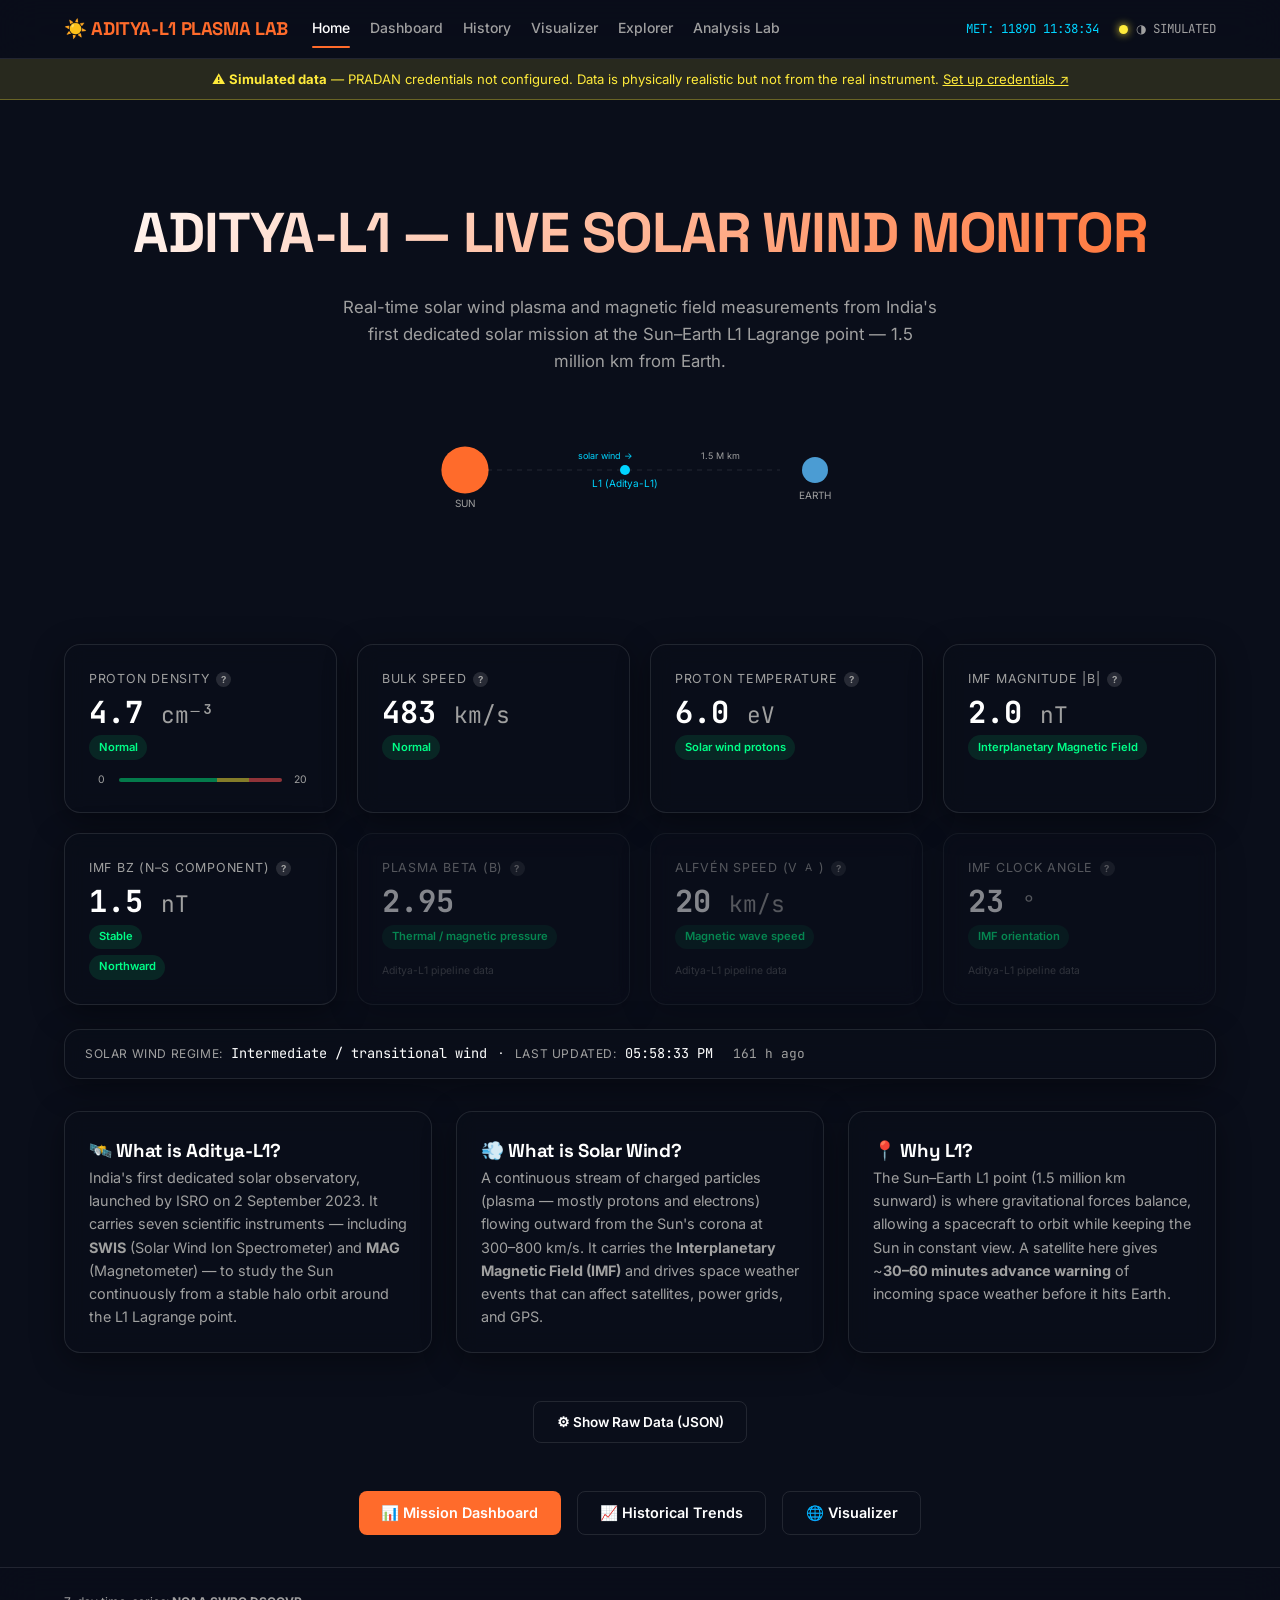
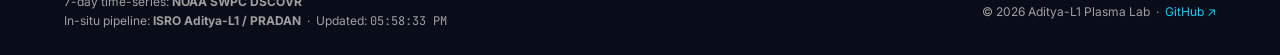
<file: index.html>
<!DOCTYPE html>
<html lang="en">
<head>
    <meta charset="UTF-8">
    <meta name="viewport" content="width=device-width, initial-scale=1.0">
    <title>☀️ Aditya-L1 Plasma Lab — Live Solar Wind Monitor</title>
    <meta name="description" content="Real-time solar wind data from India's Aditya-L1 mission at the L1 Lagrange point — density, speed, magnetic field, and space-weather status.">

    <!-- Fonts -->
    <link rel="preconnect" href="https://fonts.googleapis.com">
    <link rel="preconnect" href="https://fonts.gstatic.com" crossorigin>
    <link href="https://fonts.googleapis.com/css2?family=Inter:wght@300;400;500;600&family=Space+Grotesk:wght@500;700&family=JetBrains+Mono&display=swap" rel="stylesheet">

    <!-- Styles -->
    <link rel="stylesheet" href="css/style.css">

    <!-- Plotly (scientific charting) -->
    <script src="https://cdn.plot.ly/plotly-2.35.2.min.js"></script>
</head>
<body>

<div class="app-container">

    <!-- ── Navigation ─────────────────────────────────────────────────── -->
    <nav class="nova-nav" role="navigation" aria-label="Main navigation">
        <div class="nav-left">
            <a href="#" class="brand" data-view="home" aria-label="Go to home">
                ☀️ ADITYA-L1 PLASMA LAB
            </a>
            <!-- Mobile menu toggle -->
            <button id="mobile-menu-toggle" class="mobile-toggle" aria-label="Toggle navigation menu">☰</button>
            <div class="nav-links">
                <span class="nav-link active" data-view="home"       role="button" tabindex="0">Home</span>
                <span class="nav-link"         data-view="dashboard"  role="button" tabindex="0">Dashboard</span>
                <span class="nav-link"         data-view="history"    role="button" tabindex="0">History</span>
                <span class="nav-link"         data-view="visualizer" role="button" tabindex="0">Visualizer</span>
                <span class="nav-link"         data-view="explorer"   role="button" tabindex="0">Explorer</span>
                <span class="nav-link"         data-view="lab"        role="button" tabindex="0">Analysis Lab</span>
            </div>
        </div>
        <div class="nav-right">
            <div id="mission-timer" class="mono" title="Mission Elapsed Time since launch on 2 Sep 2023">MET: --D --:--:--</div>
            <div class="status-indicator" title="Data connection status">
                <div class="status-dot status-offline"></div>
                <span class="status-text mono">OFFLINE</span>
            </div>
        </div>
    </nav>

    <!-- ── Simulated data banner ──────────────────────────────────────── -->
    <div id="sim-banner" class="sim-banner" style="display:none;">
        ⚠️ <strong>Simulated data</strong> — PRADAN credentials not configured. Data is physically realistic but not from the real instrument.
        <a href="https://github.com/Vivek-Shrivastav/Aditya-L1_Plasma_Lab#setup" target="_blank" rel="noopener">Set up credentials ↗</a>
    </div>

    <!-- ── Views ─────────────────────────────────────────────────────── -->
    <main class="content-shell">

        <!-- ═══════════════════════════════════════════════════════════════
             HOME VIEW
        ════════════════════════════════════════════════════════════════ -->
        <section id="home-view" class="view active" aria-label="Home — current snapshot">
            <div class="nova-container">

                <!-- Hero -->
                <div class="hero">
                    <h1>ADITYA-L1 — LIVE SOLAR WIND MONITOR</h1>
                    <p>
                        Real-time solar wind plasma and magnetic field measurements from
                        India's first dedicated solar mission at the Sun–Earth L1 Lagrange point —
                        1.5 million km from Earth.
                    </p>

                    <!-- Sun → L1 → Earth geometry diagram -->
                    <div style="margin: 2.5rem auto; max-width: 420px;" aria-hidden="true">
                        <svg width="100%" viewBox="0 0 420 110" role="img" aria-label="Diagram showing Sun, L1 Point and Earth positions">
                            <!-- Sun -->
                            <circle cx="35" cy="55" r="22" fill="var(--accent-solar)">
                                <animate attributeName="r" values="20;24;20" dur="3s" repeatCount="indefinite"/>
                            </circle>
                            <text x="35" y="92" fill="var(--text-secondary)" font-size="10" text-anchor="middle">SUN</text>

                            <!-- Dashed line -->
                            <line x1="57" y1="55" x2="350" y2="55" stroke="var(--glass-border)" stroke-dasharray="5,5"/>

                            <!-- Solar wind arrow labels -->
                            <text x="175" y="44" fill="var(--accent-plasma)" font-size="9" text-anchor="middle">solar wind →</text>

                            <!-- L1 point -->
                            <circle cx="195" cy="55" r="5" fill="var(--accent-plasma)"/>
                            <text x="195" y="72" fill="var(--accent-plasma)" font-size="10" text-anchor="middle">L1 (Aditya-L1)</text>

                            <!-- Earth -->
                            <circle cx="385" cy="55" r="13" fill="#4B9CD3"/>
                            <text x="385" y="84" fill="var(--text-secondary)" font-size="10" text-anchor="middle">EARTH</text>

                            <!-- Distance label -->
                            <text x="290" y="44" fill="var(--text-secondary)" font-size="9" text-anchor="middle">1.5 M km</text>
                        </svg>
                    </div>
                </div>

                <!-- ── Snapshot Cards ──────────────────────────────────── -->
                <div class="snapshot-grid">

                    <!-- Proton Density -->
                    <div class="glass-panel snapshot-card">
                        <span class="snapshot-label">
                            Proton Density
                            <span class="tooltip" data-tip="Number of protons per cubic centimetre. Typical quiet-Sun value: 3–8 cm⁻³. Values above 10 indicate compressed regions (CME sheath, CIR).">?</span>
                        </span>
                        <div class="snapshot-value mono">
                            <span id="snap-density">—</span>
                            <span class="unit">cm⁻³</span>
                        </div>
                        <div id="badge-density" class="snapshot-badge badge-ok">—</div>
                        <div class="range-bar">
                            <div class="range-label">0</div>
                            <div class="range-track"><div class="range-zone normal" style="width:60%"></div><div class="range-zone warn" style="width:20%"></div><div class="range-zone alert" style="width:20%"></div></div>
                            <div class="range-label">20</div>
                        </div>
                    </div>

                    <!-- Bulk Speed -->
                    <div class="glass-panel snapshot-card">
                        <span class="snapshot-label">
                            Bulk Speed
                            <span class="tooltip" data-tip="Speed of the solar wind plasma stream. Slow wind: ~300–500 km/s. Fast wind (coronal hole): 600–800 km/s. Above 700 km/s can drive strong geomagnetic storms.">?</span>
                        </span>
                        <div class="snapshot-value mono">
                            <span id="snap-speed">—</span>
                            <span class="unit">km/s</span>
                        </div>
                        <div id="badge-speed" class="snapshot-badge badge-ok">—</div>
                    </div>

                    <!-- Proton Temperature -->
                    <div class="glass-panel snapshot-card">
                        <span class="snapshot-label">
                            Proton Temperature
                            <span class="tooltip" data-tip="Thermal energy of solar wind protons. 1 eV ≈ 11,605 K. Typical: 10–30 eV. High temperatures (>50 eV) can indicate CME-associated heating.">?</span>
                        </span>
                        <div class="snapshot-value mono">
                            <span id="snap-temp">—</span>
                            <span class="unit">eV</span>
                        </div>
                        <div class="snapshot-badge badge-ok">Solar wind protons</div>
                    </div>

                    <!-- IMF |B| -->
                    <div class="glass-panel snapshot-card">
                        <span class="snapshot-label">
                            IMF Magnitude |B|
                            <span class="tooltip" data-tip="Total strength of the Interplanetary Magnetic Field. Normal: 2–10 nT. Strong CME events can push this above 20–30 nT.">?</span>
                        </span>
                        <div class="snapshot-value mono">
                            <span id="snap-mag">—</span>
                            <span class="unit">nT</span>
                        </div>
                        <div class="snapshot-badge badge-ok">Interplanetary Magnetic Field</div>
                    </div>

                    <!-- Bz -->
                    <div class="glass-panel snapshot-card">
                        <span class="snapshot-label">
                            IMF Bz (N–S component)
                            <span class="tooltip" data-tip="The north–south component of the magnetic field. Positive (northward) = geomagnetically quiet. Negative (southward) = magnetic reconnection with Earth's field → storms. Below −10 nT is a storm warning.">?</span>
                        </span>
                        <div class="snapshot-value mono">
                            <span id="snap-bz">—</span>
                            <span class="unit">nT</span>
                        </div>
                        <div id="badge-bz" class="snapshot-badge badge-ok">—</div>
                        <div id="badge-bz-status" class="snapshot-badge" title=""></div>
                    </div>

                    <!-- Plasma β -->
                    <div class="glass-panel snapshot-card" id="card-pipeline" style="opacity:0.5">
                        <span class="snapshot-label">
                            Plasma Beta (β)
                            <span class="tooltip" data-tip="Ratio of thermal pressure to magnetic pressure. β > 1: plasma dominates (quiet). β < 1: magnetic field dominates (can drive instabilities). Typical solar wind: 0.5–2.">?</span>
                        </span>
                        <div class="snapshot-value mono">
                            <span id="snap-beta">—</span>
                        </div>
                        <div class="snapshot-badge badge-ok">Thermal / magnetic pressure</div>
                        <div class="pipeline-only-note">Aditya-L1 pipeline data</div>
                    </div>

                    <!-- Alfvén Speed -->
                    <div class="glass-panel snapshot-card" style="opacity:0.5">
                        <span class="snapshot-label">
                            Alfvén Speed (V<sub>A</sub>)
                            <span class="tooltip" data-tip="Speed at which magnetic disturbances travel through the plasma: VA = B / √(μ₀·ρ). The Alfvénic Mach number M_A = V_sw / V_A tells you how super-Alfvénic the solar wind is.">?</span>
                        </span>
                        <div class="snapshot-value mono">
                            <span id="snap-va">—</span>
                            <span class="unit">km/s</span>
                        </div>
                        <div class="snapshot-badge badge-ok">Magnetic wave speed</div>
                        <div class="pipeline-only-note">Aditya-L1 pipeline data</div>
                    </div>

                    <!-- Clock Angle -->
                    <div class="glass-panel snapshot-card" style="opacity:0.5">
                        <span class="snapshot-label">
                            IMF Clock Angle
                            <span class="tooltip" data-tip="Angle of the magnetic field vector projected onto the Y–Z plane (GSM coords). 0° = northward (quiet), 180° = southward (active). Storm threshold: 120°–240°.">?</span>
                        </span>
                        <div class="snapshot-value mono">
                            <span id="snap-clock">—</span>
                            <span class="unit">°</span>
                        </div>
                        <div class="snapshot-badge badge-ok">IMF orientation</div>
                        <div class="pipeline-only-note">Aditya-L1 pipeline data</div>
                    </div>

                </div>

                <!-- ── SW Regime banner ─────────────────────────────────── -->
                <div class="glass-panel regime-banner" style="margin-top:0;">
                    <span class="regime-label">Solar Wind Regime:</span>
                    <span id="snap-regime" class="mono">—</span>
                    &nbsp;·&nbsp;
                    <span class="regime-label">Last updated:</span>
                    <span class="last-update mono">—</span>
                    &nbsp;
                    <span id="data-age" class="mono" style="color:var(--text-secondary); font-size:0.8rem;"></span>
                </div>

                <!-- ── What is panels ──────────────────────────────────── -->
                <div class="info-grid" style="margin-top:2rem;">
                    <div class="glass-panel">
                        <h3>🛰️ What is Aditya-L1?</h3>
                        <p class="secondary-text">
                            India's first dedicated solar observatory, launched by ISRO on 2 September 2023.
                            It carries seven scientific instruments — including <strong>SWIS</strong> (Solar Wind Ion Spectrometer)
                            and <strong>MAG</strong> (Magnetometer) — to study the Sun continuously from a stable halo orbit
                            around the L1 Lagrange point.
                        </p>
                    </div>
                    <div class="glass-panel">
                        <h3>💨 What is Solar Wind?</h3>
                        <p class="secondary-text">
                            A continuous stream of charged particles (plasma — mostly protons and electrons) flowing
                            outward from the Sun's corona at 300–800 km/s. It carries the
                            <strong>Interplanetary Magnetic Field (IMF)</strong> and drives space weather events
                            that can affect satellites, power grids, and GPS.
                        </p>
                    </div>
                    <div class="glass-panel">
                        <h3>📍 Why L1?</h3>
                        <p class="secondary-text">
                            The Sun–Earth L1 point (1.5 million km sunward) is where gravitational forces balance,
                            allowing a spacecraft to orbit while keeping the Sun in constant view.
                            A satellite here gives ~<strong>30–60 minutes advance warning</strong>
                            of incoming space weather before it hits Earth.
                        </p>
                    </div>
                </div>

                <!-- ── Advanced JSON toggle ────────────────────────────── -->
                <div style="margin-top: 3rem; text-align:center;">
                    <button id="toggle-advanced" class="nova-btn btn-ghost" style="font-size:0.85rem;">
                        ⚙ Show Raw Data (JSON)
                    </button>
                </div>
                <div id="advanced-panel" style="display:none; margin-top:1rem;">
                    <div class="glass-panel">
                        <p class="secondary-text" style="margin-bottom:0.75rem;">
                            Full JSON payload from the latest Aditya-L1 pipeline run.
                            This includes all derived quantities, events, and MVA results.
                        </p>
                        <pre id="raw-json-content" class="raw-json"></pre>
                    </div>
                </div>

                <!-- ── CTA buttons ─────────────────────────────────────── -->
                <div style="text-align: center; margin-top: 3rem; display:flex; gap:1rem; justify-content:center; flex-wrap:wrap;">
                    <button class="nova-btn btn-plasma" data-view="dashboard">📊 Mission Dashboard</button>
                    <button class="nova-btn btn-ghost"  data-view="history">📈 Historical Trends</button>
                    <button class="nova-btn btn-ghost"  data-view="visualizer">🌐 Visualizer</button>
                </div>

            </div>
        </section>


        <!-- ═══════════════════════════════════════════════════════════════
             DASHBOARD VIEW — real-time 7-day NOAA SWPC time-series
        ════════════════════════════════════════════════════════════════ -->
        <section id="dashboard-view" class="view" aria-label="Real-time monitoring dashboard">
            <div class="nova-container dashboard-layout">

                <!-- Sidebar controls -->
                <aside class="sidebar glass-panel" aria-label="Dashboard controls">
                    <h4 style="margin-bottom:1.25rem;">⚙ Controls</h4>

                    <div class="control-group">
                        <label class="ctrl-label">DATA SOURCE</label>
                        <div class="source-info secondary-text" style="font-size:0.8rem; margin-top:0.5rem;">
                            NOAA SWPC DSCOVR (7-day)<br>
                            <span class="mono" style="font-size:0.75rem;">~1 min update cadence</span>
                        </div>
                    </div>

                    <div class="control-group">
                        <label class="ctrl-label">AUTO-REFRESH</label>
                        <div style="margin-top:0.4rem; font-size:0.85rem; color:var(--accent-magnetic);">
                            ✓ Every 60 seconds
                        </div>
                    </div>

                    <div class="control-group">
                        <button id="btn-download-csv" class="nova-btn btn-ghost" style="width:100%;">
                            ⬇ Download CSV
                        </button>
                        <p class="secondary-text" style="font-size:0.72rem; margin-top:0.5rem;">
                            Downloads current 7-day plasma + mag data.
                        </p>
                    </div>

                    <div class="control-group" style="border-bottom:none;">
                        <label class="ctrl-label">LAST UPDATE</label>
                        <div class="mono last-update secondary-text" style="font-size:0.8rem; margin-top:0.4rem;">—</div>
                    </div>
                </aside>

                <!-- Main chart grid -->
                <div class="chart-grid">

                    <div class="glass-panel">
                        <h4>
                            Solar Wind Plasma
                            <span class="tooltip" data-tip="7-day time-series from NOAA DSCOVR. Blue = proton density (cm⁻³), Orange = bulk speed (km/s). High density + low speed = compressed region. High density + high speed = fast CME.">?</span>
                        </h4>
                        <p class="chart-hint">Density in blue (left axis) · Speed in orange (right axis)</p>
                        <div id="chart-plasma" class="chart-container"></div>
                    </div>

                    <div class="glass-panel">
                        <h4>
                            Interplanetary Magnetic Field (IMF)
                            <span class="tooltip" data-tip="GSM coordinates. Bz (blue, thick) is the most important: sustained southward Bz < −5 nT triggers geomagnetic storms. The dashed white line is total field magnitude.">?</span>
                        </h4>
                        <p class="chart-hint">
                            Bz (blue, bold) is the storm predictor — southward = active
                            · Zero line shown for reference
                        </p>
                        <div id="chart-mag" class="chart-container"></div>
                    </div>

                    <div class="glass-panel">
                        <h4>
                            Proton Temperature
                            <span class="tooltip" data-tip="Converted from Kelvin to electronvolts (1 eV = 11,605 K). Typical quiet: 10–25 eV. Values above 50 eV suggest CME-associated heating or fast streams.">?</span>
                        </h4>
                        <p class="chart-hint">In electronvolts (eV) · 1 eV ≈ 11,605 K</p>
                        <div id="chart-temp" class="chart-container"></div>
                    </div>

                    <!-- 24h summary statistics -->
                    <div class="glass-panel">
                        <h4>7-Day Summary Statistics</h4>
                        <table class="stats-table" aria-label="Summary statistics">
                            <thead>
                                <tr><th>Parameter</th><th>Average</th><th>Maximum</th></tr>
                            </thead>
                            <tbody>
                                <tr>
                                    <td>Density <span class="unit">(cm⁻³)</span></td>
                                    <td id="stat-den-avg">—</td>
                                    <td id="stat-den-max">—</td>
                                </tr>
                                <tr>
                                    <td>Speed <span class="unit">(km/s)</span></td>
                                    <td id="stat-spd-avg">—</td>
                                    <td id="stat-spd-max">—</td>
                                </tr>
                                <tr>
                                    <td>Bz minimum <span class="unit">(nT)</span></td>
                                    <td id="stat-bz-min" colspan="2">—</td>
                                </tr>
                            </tbody>
                        </table>

                        <div class="glass-panel" style="margin-top:1.5rem; background:rgba(0,0,0,0.15); padding:1rem;">
                            <p class="secondary-text" style="font-size:0.8rem;">
                                <strong>Quick reference thresholds:</strong><br>
                                Density &gt; 10 cm⁻³ — elevated<br>
                                Speed &gt; 500 km/s — high-speed stream<br>
                                Bz &lt; −5 nT — mild storm risk · &lt; −10 nT — major storm<br>
                                |B| &gt; 20 nT — strong field (CME event likely)
                            </p>
                        </div>
                    </div>

                </div>
            </div>
        </section>


        <!-- ═══════════════════════════════════════════════════════════════
             HISTORY VIEW — Aditya-L1 pipeline historical records
        ════════════════════════════════════════════════════════════════ -->
        <section id="history-view" class="view" aria-label="Historical trend charts">
            <div class="nova-container">
                <header style="margin-bottom:2rem;">
                    <h1 style="font-size:2rem;">Historical Trends</h1>
                    <p class="secondary-text">
                        Aditya-L1 pipeline data updated every 6 hours via GitHub Actions.
                        Charts show all available pipeline runs (up to 720 records ≈ 180 days).
                    </p>
                    <div id="history-empty" class="secondary-text mono" style="margin-top:1rem;"></div>
                </header>

                <div class="chart-grid">
                    <div class="glass-panel">
                        <h4>Proton Density over time
                            <span class="tooltip" data-tip="Each data point is one pipeline run (6-hour cadence). Elevated values indicate compressed plasma regions.">?</span>
                        </h4>
                        <div id="hist-density" class="chart-container"></div>
                    </div>
                    <div class="glass-panel">
                        <h4>Bulk Speed over time
                            <span class="tooltip" data-tip="Values above 500 km/s suggest high-speed streams from coronal holes.">?</span>
                        </h4>
                        <div id="hist-velocity" class="chart-container"></div>
                    </div>
                    <div class="glass-panel">
                        <h4>IMF Bz over time
                            <span class="tooltip" data-tip="The most important storm driver. Prolonged southward (negative) Bz below −10 nT can trigger major geomagnetic storms (Kp ≥ 7).">?</span>
                        </h4>
                        <div id="hist-bz" class="chart-container"></div>
                    </div>
                    <div class="glass-panel">
                        <h4>Plasma Beta (β) over time
                            <span class="tooltip" data-tip="β = thermal pressure / magnetic pressure. When β > 1 the plasma dominates; when β < 1 the magnetic field is structurally dominant.">?</span>
                        </h4>
                        <div id="hist-beta" class="chart-container"></div>
                    </div>
                </div>
            </div>
        </section>


        <!-- ═══════════════════════════════════════════════════════════════
             VISUALIZER VIEW
        ════════════════════════════════════════════════════════════════ -->
        <section id="visualizer-view" class="view" aria-label="Solar wind visualizer">
            <div class="nova-container">
                <header style="margin-bottom:2.5rem; text-align:center;">
                    <h1 style="font-size:2rem;">Solar Wind Geosphere Visualizer</h1>
                    <p class="secondary-text">
                        Geometric representations of the interplanetary environment derived from live measurements.
                    </p>
                </header>

                <div class="info-grid">

                    <!-- IMF Clock Angle Dial -->
                    <div class="glass-panel" style="text-align:center;">
                        <h4>
                            IMF Clock Angle Dial
                            <span class="tooltip" data-tip="Projection of the magnetic field onto the GSM Y–Z plane. North (0°) = quiet conditions. South (180°) = active, storm risk. Green dot shows current angle.">?</span>
                        </h4>
                        <p class="chart-hint" style="text-align:center; margin-bottom:1.5rem;">
                            0° (top) = northward/quiet · 180° (bottom) = southward/active
                        </p>
                        <canvas id="mag-clock-canvas" width="300" height="300" style="display:inline-block; max-width:100%;"></canvas>
                    </div>

                    <!-- Kp Estimator -->
                    <div class="glass-panel">
                        <h4>
                            Kp Index Estimator
                            <span class="tooltip" data-tip="The planetary K-index (Kp) measures global geomagnetic disturbance on a 0–9 scale. Kp ≥ 5 = minor storm. Kp ≥ 7 = severe storm. This is a rough estimate from current Bz.">?</span>
                        </h4>
                        <div style="height:180px; display:flex; flex-direction:column; align-items:center; justify-content:center; gap:0.5rem;">
                            <div style="font-size:4rem; font-weight:700; color:var(--accent-magnetic);">
                                Kp <span id="kp-estimate">—</span>
                            </div>
                            <div class="secondary-text" style="font-size:0.85rem; text-align:center;">
                                0–1 = Quiet · 3–4 = Unsettled · 5+ = Storm
                            </div>
                        </div>
                        <div class="glass-panel" style="background:rgba(0,0,0,0.2); margin-top:1rem; padding:0.85rem;">
                            <p class="secondary-text" style="font-size:0.8rem;">
                                Estimated from current IMF Bz. For authoritative Kp values see
                                <a href="https://www.swpc.noaa.gov/products/planetary-k-index" target="_blank" rel="noopener" class="ext-link">NOAA SWPC ↗</a>.
                            </p>
                        </div>
                    </div>

                </div>

                <!-- Solar wind particle animation -->
                <div class="glass-panel" style="margin-top:2rem; height:220px; overflow:hidden; position:relative;">
                    <div class="wind-canvas-container" style="position:absolute;inset:0;"></div>
                    <div style="position:relative; z-index:1; padding:1rem;">
                        <h4 style="color:rgba(255,255,255,0.4);">SOLAR WIND STREAM</h4>
                        <p class="secondary-text" style="font-size:0.8rem;">
                            Particle speed scaled to current solar wind velocity.
                        </p>
                    </div>
                </div>

            </div>
        </section>


        <!-- ═══════════════════════════════════════════════════════════════
             EXPLORER VIEW — science reference
        ════════════════════════════════════════════════════════════════ -->
        <section id="explorer-view" class="view" aria-label="Scientific reference">
            <div class="nova-container">

                <div class="glass-panel" style="margin-bottom:2rem;">
                    <h2>Scientific Reference</h2>
                    <p class="secondary-text">
                        Mission payload specifications, physics primer, and glossary of terms used throughout this dashboard.
                    </p>
                </div>

                <div class="info-grid">
                    <div class="glass-panel">
                        <h3>🛰️ Aditya-L1 Payload</h3>
                        <table class="stats-table" style="font-size:0.85rem;">
                            <thead><tr><th>Instrument</th><th>Full Name</th><th>Measurement</th></tr></thead>
                            <tbody>
                                <tr><td class="mono">SWIS</td><td>Solar Wind Ion Spectrometer</td><td>E: 100 eV – 20 keV</td></tr>
                                <tr><td class="mono">STEPS</td><td>SupraThermal Energy Particle Spectrometer</td><td>Supra-thermal ions</td></tr>
                                <tr><td class="mono">MAG</td><td>Advanced Tri-axial Digital Magnetometer</td><td>IMF Bx, By, Bz</td></tr>
                                <tr><td class="mono">VELC</td><td>Visible Emission Line Coronagraph</td><td>Solar corona</td></tr>
                                <tr><td class="mono">SUIT</td><td>Solar Ultraviolet Imaging Telescope</td><td>Solar UV (200–400 nm)</td></tr>
                                <tr><td class="mono">SoLEXS</td><td>Solar Low Energy X-ray Spectrometer</td><td>Solar X-rays</td></tr>
                                <tr><td class="mono">HEL1OS</td><td>High Energy L1 Orbiting X-ray Spectrometer</td><td>Hard X-rays</td></tr>
                            </tbody>
                        </table>
                    </div>

                    <div class="glass-panel">
                        <h3>📖 Space Weather Primer</h3>
                        <div class="accordion">
                            <div class="accordion-item open">
                                <div class="accordion-header">What is Plasma? ▾</div>
                                <div class="accordion-content">
                                    <p class="secondary-text" style="padding-top:0.5rem;">
                                        The fourth state of matter — a gas of ions and free electrons that respond collectively to electromagnetic fields. The solar wind is a tenuous plasma (~5 protons/cm³) streaming at 400–600 km/s.
                                    </p>
                                </div>
                            </div>
                            <div class="accordion-item">
                                <div class="accordion-header">Solar Wind Speed Classes ▾</div>
                                <div class="accordion-content">
                                    <p class="secondary-text" style="padding-top:0.5rem;">
                                        <strong>Slow wind</strong> (~300–500 km/s): originates from coronal streamer belts.<br>
                                        <strong>Fast wind</strong> (~600–800 km/s): from coronal holes (open field regions).<br>
                                        <strong>CME-driven</strong>: can exceed 1000 km/s; strongest storm driver.
                                    </p>
                                </div>
                            </div>
                            <div class="accordion-item">
                                <div class="accordion-header">Geomagnetic Storms ▾</div>
                                <div class="accordion-content">
                                    <p class="secondary-text" style="padding-top:0.5rem;">
                                        Caused by sustained southward IMF Bz reconnecting with Earth's magnetosphere. Classified G1–G5 (NOAA). Risks: HF radio blackouts, satellite drag, induced currents in power grids, aurora.
                                    </p>
                                </div>
                            </div>
                        </div>
                    </div>
                </div>

                <div class="glass-panel" style="margin-top:2rem;">
                    <h3>🔬 Glossary</h3>
                    <dl class="glossary">
                        <dt class="mono" style="color:var(--accent-plasma);">Bz</dt>
                        <dd>North–south component of the IMF. Critical storm predictor. Southward (negative) Bz drives geomagnetic activity.</dd>

                        <dt class="mono" style="color:var(--accent-solar);">CME</dt>
                        <dd>Coronal Mass Ejection — a massive burst of magnetised plasma from the Sun; the most powerful space weather driver.</dd>

                        <dt class="mono" style="color:var(--accent-magnetic);">CIR</dt>
                        <dd>Co-rotating Interaction Region — where fast and slow solar wind streams collide and compress, forming high-density structures.</dd>

                        <dt class="mono" style="color:var(--accent-plasma);">IMF</dt>
                        <dd>Interplanetary Magnetic Field — the Sun's magnetic field carried into the heliosphere by the solar wind.</dd>

                        <dt class="mono" style="color:var(--accent-magnetic);">nT</dt>
                        <dd>Nanotesla — unit of magnetic field strength. 1 nT = 10⁻⁹ T. Typical IMF: 5–10 nT; strong storm fields: 20–50 nT.</dd>

                        <dt class="mono" style="color:var(--accent-solar);">Plasma β</dt>
                        <dd>Ratio of thermal to magnetic pressure. β &gt; 1 means plasma pressure dominates; β &lt; 1 means magnetic pressure dominates.</dd>

                        <dt class="mono" style="color:var(--accent-plasma);">Alfvén Speed</dt>
                        <dd>Speed at which perturbations travel along magnetic field lines: V<sub>A</sub> = B / √(μ₀ρ). Determines wave propagation in the plasma.</dd>
                    </dl>
                </div>

            </div>
        </section>


        <!-- ═══════════════════════════════════════════════════════════════
             ANALYSIS LAB VIEW
        ════════════════════════════════════════════════════════════════ -->
        <section id="lab-view" class="view" aria-label="Analysis laboratory">
            <div class="nova-container">

                <div class="glass-panel" style="margin-bottom:2rem;">
                    <h2>Analysis Lab</h2>
                    <p class="secondary-text">
                        Scientific tools and derived quantities calculated from the latest solar wind measurements.
                    </p>
                </div>

                <div class="info-grid">

                    <!-- PSD -->
                    <div class="glass-panel">
                        <h4>
                            Spectral Analysis — Power Spectral Density
                            <span class="tooltip" data-tip="PSD of IMF Bz fluctuations. A power-law slope close to −5/3 (Kolmogorov) indicates fully developed MHD turbulence. Flatter slopes at low frequency suggest driving by large-scale structures.">?</span>
                        </h4>
                        <p class="chart-hint">
                            X: frequency in Hz · Y: power in nT²/Hz · Both axes logarithmic
                        </p>
                        <div id="chart-psd" style="height:320px;"></div>
                        <p id="psd-interpretation" class="secondary-text" style="font-size:0.8rem; margin-top:0.75rem;"></p>
                    </div>

                    <!-- Alfvén Speed Calculator -->
                    <div class="glass-panel">
                        <h4>
                            Alfvén Speed Calculator
                            <span class="tooltip" data-tip="V_A = B / √(μ₀ · n · m_p). Pre-filled from live pipeline data if available. Change the inputs to explore parameter space.">?</span>
                        </h4>
                        <p class="secondary-text" style="font-size:0.85rem; margin-bottom:1.5rem;">
                            Pre-filled from live measurements when pipeline data is available.
                            Edit values to explore.
                        </p>
                        <div style="display:grid; gap:1rem; margin-bottom:1.5rem;">
                            <div>
                                <label class="ctrl-label" for="in-n">Proton Density n (cm⁻³)</label>
                                <input id="in-n" type="number" value="5" min="0.1" step="0.1"
                                       class="terminal-input lab-input" style="width:100%;"
                                       aria-label="Proton density in cm⁻³">
                            </div>
                            <div>
                                <label class="ctrl-label" for="in-b">Magnetic Field |B| (nT)</label>
                                <input id="in-b" type="number" value="5" min="0.1" step="0.1"
                                       class="terminal-input lab-input" style="width:100%;"
                                       aria-label="Magnetic field magnitude in nT">
                            </div>
                        </div>
                        <div class="glass-panel" style="background:rgba(0,0,0,0.2);">
                            <span class="ctrl-label">Alfvén Speed V<sub>A</sub></span>
                            <div id="out-va" class="mono" style="font-size:1.8rem; color:var(--accent-plasma); margin-top:0.25rem;">— km/s</div>
                            <p class="secondary-text" style="font-size:0.75rem; margin-top:0.5rem;">
                                V<sub>A</sub> = B / √(μ₀ · n · m<sub>p</sub>)
                            </p>
                        </div>
                    </div>

                </div>

                <!-- Event Detector -->
                <div class="glass-panel" style="margin-top:2rem;">
                    <h4>
                        Event Detector
                        <span class="tooltip" data-tip="Automatically identified solar wind events from the pipeline: shocks, southward IMF episodes, high-speed streams, CIRs, and low-beta intervals.">?</span>
                    </h4>
                    <pre id="event-log" class="mono event-log">Loading…</pre>
                </div>

            </div>
        </section>

    </main>

    <!-- ── Footer ──────────────────────────────────────────────────────── -->
    <footer class="nova-nav" style="border-top:1px solid var(--glass-border); border-bottom:none; margin-top:auto; padding:1.5rem 5vw;" role="contentinfo">
        <div class="secondary-text" style="font-size:0.75rem;">
            7-day time-series: <strong>NOAA SWPC DSCOVR</strong><br>
            In-situ pipeline: <strong>ISRO Aditya-L1 / PRADAN</strong> &nbsp;·&nbsp;
            Updated: <span class="last-update mono">—</span>
        </div>
        <div style="text-align:right; font-size:0.75rem;" class="secondary-text">
            © 2026 Aditya-L1 Plasma Lab &nbsp;·&nbsp;
            <a href="https://github.com/Vivek-Shrivastav/Aditya-L1_Plasma_Lab" target="_blank" rel="noopener" class="ext-link">GitHub ↗</a>
        </div>
    </footer>

</div><!-- .app-container -->

<!-- App Logic -->
<script src="js/app.js"></script>

</body>
</html>
</file>
<file: css/style.css>
/* ── Design Tokens ──────────────────────────────────────────────────────── */
:root {
    --bg-dark:          #0a0e1a;
    --accent-solar:     #ff6b2b;
    --accent-plasma:    #00d4ff;
    --accent-magnetic:  #00ff88;
    --text-primary:     #ffffff;
    --text-secondary:   #a0a0a0;
    --glass-bg:         rgba(10, 14, 26, 0.65);
    --glass-border:     rgba(255, 255, 255, 0.1);
    --card-shadow:      0 8px 32px rgba(0, 0, 0, 0.4);
    --transition:       all 0.25s cubic-bezier(0.4, 0, 0.2, 1);
    --radius:           1rem;
}

/* ── Reset ──────────────────────────────────────────────────────────────── */
*, *::before, *::after {
    margin: 0;
    padding: 0;
    box-sizing: border-box;
}

/* ── Base ───────────────────────────────────────────────────────────────── */
body {
    background-color: var(--bg-dark);
    color: var(--text-primary);
    font-family: 'Inter', -apple-system, BlinkMacSystemFont, 'Segoe UI', Roboto, sans-serif;
    line-height: 1.6;
    overflow-x: hidden;
    min-height: 100vh;
}

h1, h2, h3, h4, .brand {
    font-family: 'Space Grotesk', sans-serif;
    letter-spacing: -0.02em;
}

.mono {
    font-family: 'JetBrains Mono', 'Fira Code', monospace;
}

.secondary-text {
    color: var(--text-secondary);
    font-size: 0.9rem;
}

.unit {
    font-size: 0.75em;
    color: var(--text-secondary);
    font-weight: 400;
}

a.ext-link {
    color: var(--accent-plasma);
    text-decoration: none;
}
a.ext-link:hover {
    text-decoration: underline;
}

/* ── Layout ─────────────────────────────────────────────────────────────── */
.app-container {
    display: flex;
    flex-direction: column;
    min-height: 100vh;
}

.nova-container {
    max-width: 1200px;
    margin: 0 auto;
}

/* ── Navigation ─────────────────────────────────────────────────────────── */
.nova-nav {
    position: sticky;
    top: 0;
    z-index: 1000;
    display: flex;
    justify-content: space-between;
    align-items: center;
    padding: 0.9rem 5vw;
    background: rgba(10, 14, 26, 0.85);
    backdrop-filter: blur(20px);
    -webkit-backdrop-filter: blur(20px);
    border-bottom: 1px solid var(--glass-border);
}

.nav-left {
    display: flex;
    align-items: center;
    gap: 1.5rem;
}

.brand {
    font-size: 1.15rem;
    font-weight: 700;
    color: var(--accent-solar);
    text-decoration: none;
    white-space: nowrap;
}

.nav-links {
    display: flex;
    gap: 1.25rem;
    flex-wrap: wrap;
}

.nav-link {
    color: var(--text-secondary);
    font-size: 0.875rem;
    font-weight: 500;
    cursor: pointer;
    transition: var(--transition);
    position: relative;
    padding-bottom: 2px;
    white-space: nowrap;
    user-select: none;
}

.nav-link:hover,
.nav-link.active {
    color: var(--text-primary);
}

.nav-link.active::after {
    content: '';
    position: absolute;
    bottom: -0.4rem;
    left: 0;
    width: 100%;
    height: 2px;
    background: var(--accent-solar);
    border-radius: 2px;
}

.nav-right {
    display: flex;
    align-items: center;
    gap: 1.25rem;
}

#mission-timer {
    font-size: 0.78rem;
    color: var(--accent-plasma);
    white-space: nowrap;
}

/* Status indicator */
.status-indicator {
    display: flex;
    align-items: center;
    gap: 0.5rem;
    font-size: 0.78rem;
    color: var(--text-secondary);
    white-space: nowrap;
}

.status-dot {
    width: 9px;
    height: 9px;
    border-radius: 50%;
    background: #666;
    flex-shrink: 0;
}

.status-dot.status-live {
    background: var(--accent-magnetic);
    box-shadow: 0 0 8px var(--accent-magnetic);
    animation: pulse 2s infinite;
}

.status-dot.status-simulated {
    background: #ffeb3b;
    box-shadow: 0 0 8px #ffeb3b;
}

.status-dot.status-fetching {
    background: var(--accent-plasma);
    animation: pulse 1s infinite;
}

.status-dot.status-offline,
.status-dot.status-error {
    background: #ff4444;
}

@keyframes pulse {
    0%, 100% { opacity: 1; }
    50%       { opacity: 0.4; }
}

/* Mobile menu toggle */
.mobile-toggle {
    display: none;
    background: none;
    border: 1px solid var(--glass-border);
    color: var(--text-primary);
    font-size: 1.1rem;
    padding: 0.3rem 0.6rem;
    border-radius: 0.4rem;
    cursor: pointer;
}

/* ── Simulated data banner ───────────────────────────────────────────────── */
.sim-banner {
    background: rgba(255, 235, 59, 0.12);
    border-bottom: 1px solid rgba(255, 235, 59, 0.3);
    color: #ffeb3b;
    padding: 0.6rem 5vw;
    font-size: 0.82rem;
    text-align: center;
}

.sim-banner a {
    color: inherit;
    text-decoration: underline;
}

/* ── Views ──────────────────────────────────────────────────────────────── */
.content-shell {
    flex: 1;
}

.view {
    display: none;
    padding: 2rem 5vw;
    animation: fadeIn 0.35s ease-out;
}

.view.active {
    display: block;
}

@keyframes fadeIn {
    from { opacity: 0; transform: translateY(8px); }
    to   { opacity: 1; transform: translateY(0); }
}

/* ── Glass Panel ────────────────────────────────────────────────────────── */
.glass-panel {
    background: var(--glass-bg);
    backdrop-filter: blur(10px);
    -webkit-backdrop-filter: blur(10px);
    border: 1px solid var(--glass-border);
    border-radius: var(--radius);
    padding: 1.5rem;
    box-shadow: var(--card-shadow);
}

/* ── Hero ───────────────────────────────────────────────────────────────── */
.hero {
    text-align: center;
    padding: 3.5rem 0 2rem;
}

.hero h1 {
    font-size: clamp(2rem, 5vw, 3.5rem);
    margin-bottom: 1rem;
    background: linear-gradient(135deg, var(--text-primary) 0%, var(--accent-solar) 100%);
    -webkit-background-clip: text;
    -webkit-text-fill-color: transparent;
    background-clip: text;
}

.hero p {
    color: var(--text-secondary);
    font-size: 1.05rem;
    max-width: 600px;
    margin: 0 auto;
}

/* ── Snapshot Grid ──────────────────────────────────────────────────────── */
.snapshot-grid {
    display: grid;
    grid-template-columns: repeat(auto-fit, minmax(220px, 1fr));
    gap: 1.25rem;
    margin: 2.5rem 0 1.5rem;
}

.snapshot-card {
    display: flex;
    flex-direction: column;
    gap: 0.4rem;
}

.snapshot-label {
    font-size: 0.78rem;
    text-transform: uppercase;
    letter-spacing: 0.06em;
    color: var(--text-secondary);
    display: flex;
    align-items: center;
    gap: 0.4rem;
}

.snapshot-value {
    font-size: 1.9rem;
    font-weight: 700;
    color: var(--text-primary);
    line-height: 1.1;
}

.snapshot-badge {
    align-self: flex-start;
    font-size: 0.7rem;
    padding: 0.2rem 0.6rem;
    border-radius: 100px;
    font-weight: 600;
    background: rgba(255,255,255,0.07);
    color: var(--text-secondary);
}

.badge-ok    { color: var(--accent-magnetic); background: rgba(0, 255, 136, 0.1); }
.badge-warn  { color: #ffeb3b;                background: rgba(255, 235, 59, 0.12); }
.badge-alert { color: #ff5252;                background: rgba(255, 82, 82, 0.12); }

.pipeline-only-note {
    font-size: 0.65rem;
    color: rgba(160,160,160,0.5);
    margin-top: auto;
}

/* Range bar (decorative threshold indicator) */
.range-bar {
    display: flex;
    align-items: center;
    gap: 0.4rem;
    margin-top: 0.35rem;
}

.range-label {
    font-size: 0.65rem;
    color: var(--text-secondary);
    width: 1.5rem;
    text-align: center;
}

.range-track {
    flex: 1;
    height: 4px;
    border-radius: 2px;
    display: flex;
    overflow: hidden;
}

.range-zone.normal { background: rgba(0, 255, 136, 0.45); }
.range-zone.warn   { background: rgba(255, 235, 59, 0.5); }
.range-zone.alert  { background: rgba(255, 82, 82, 0.55); }

/* Solar wind regime banner */
.regime-banner {
    display: flex;
    align-items: center;
    flex-wrap: wrap;
    gap: 0.5rem;
    font-size: 0.85rem;
    padding: 0.85rem 1.25rem;
    border-radius: var(--radius);
}

.regime-label {
    color: var(--text-secondary);
    font-size: 0.75rem;
    text-transform: uppercase;
    letter-spacing: 0.05em;
}

/* ── Tooltips ───────────────────────────────────────────────────────────── */
.tooltip {
    display: inline-flex;
    align-items: center;
    justify-content: center;
    width: 15px;
    height: 15px;
    border-radius: 50%;
    background: rgba(255,255,255,0.12);
    color: var(--text-secondary);
    font-size: 0.6rem;
    font-weight: 700;
    cursor: help;
    position: relative;
    vertical-align: middle;
    flex-shrink: 0;
    transition: background 0.2s;
}

.tooltip:hover {
    background: rgba(0, 212, 255, 0.25);
    color: var(--accent-plasma);
}

.tooltip::after {
    content: attr(data-tip);
    position: absolute;
    bottom: calc(100% + 8px);
    left: 50%;
    transform: translateX(-50%);
    background: rgba(5, 10, 25, 0.97);
    color: #e0e0e0;
    font-size: 0.75rem;
    font-family: 'Inter', sans-serif;
    font-weight: 400;
    text-transform: none;
    letter-spacing: 0;
    line-height: 1.5;
    white-space: normal;
    width: 240px;
    padding: 0.6rem 0.8rem;
    border-radius: 0.5rem;
    border: 1px solid rgba(255,255,255,0.12);
    box-shadow: 0 4px 20px rgba(0,0,0,0.5);
    z-index: 9999;
    pointer-events: none;
    opacity: 0;
    transition: opacity 0.2s;
}

.tooltip:hover::after,
.tooltip:focus::after {
    opacity: 1;
}

/* Ensure tooltips near the top of the page open downward */
.hero .tooltip::after,
.nav-right .tooltip::after {
    top: calc(100% + 8px);
    bottom: auto;
}

/* ── Buttons ────────────────────────────────────────────────────────────── */
.nova-btn {
    display: inline-block;
    padding: 0.75rem 1.4rem;
    border-radius: 0.5rem;
    font-weight: 600;
    font-size: 0.9rem;
    cursor: pointer;
    border: none;
    transition: var(--transition);
    text-decoration: none;
    font-family: inherit;
}

.btn-plasma {
    background: var(--accent-solar);
    color: #fff;
}
.btn-plasma:hover {
    transform: translateY(-2px);
    box-shadow: 0 4px 18px rgba(255, 107, 43, 0.45);
}

.btn-ghost {
    background: transparent;
    border: 1px solid var(--glass-border);
    color: var(--text-primary);
}
.btn-ghost:hover {
    background: rgba(255, 255, 255, 0.06);
    border-color: rgba(255,255,255,0.2);
}

/* ── Info Grid ──────────────────────────────────────────────────────────── */
.info-grid {
    display: grid;
    grid-template-columns: repeat(auto-fit, minmax(280px, 1fr));
    gap: 1.5rem;
    margin-top: 2rem;
}

/* ── Raw JSON ───────────────────────────────────────────────────────────── */
.raw-json {
    background: rgba(0, 0, 0, 0.35);
    border: 1px solid var(--glass-border);
    border-radius: 0.5rem;
    padding: 1rem;
    font-size: 0.75rem;
    color: var(--accent-magnetic);
    overflow: auto;
    max-height: 400px;
    white-space: pre-wrap;
    word-break: break-all;
}

/* ── Dashboard Layout ───────────────────────────────────────────────────── */
.dashboard-layout {
    display: grid;
    grid-template-columns: 260px 1fr;
    gap: 2rem;
    align-items: start;
}

.sidebar {
    position: sticky;
    top: 5.5rem;
}

.control-group {
    margin-bottom: 1.5rem;
    padding-bottom: 1.25rem;
    border-bottom: 1px solid var(--glass-border);
}

.ctrl-label {
    font-size: 0.72rem;
    text-transform: uppercase;
    letter-spacing: 0.07em;
    color: var(--text-secondary);
    display: block;
    margin-bottom: 0.25rem;
}

.chart-grid {
    display: grid;
    grid-template-columns: repeat(auto-fit, minmax(430px, 1fr));
    gap: 1.5rem;
}

.chart-container {
    min-height: 320px;
}

.chart-hint {
    font-size: 0.75rem;
    color: var(--text-secondary);
    margin: 0.3rem 0 0.9rem;
}

/* ── Stats Table ────────────────────────────────────────────────────────── */
.stats-table {
    width: 100%;
    border-collapse: collapse;
    margin-top: 1rem;
}

.stats-table th,
.stats-table td {
    padding: 0.7rem 0.6rem;
    text-align: left;
    border-bottom: 1px solid var(--glass-border);
    font-size: 0.875rem;
}

.stats-table th {
    color: var(--text-secondary);
    font-size: 0.75rem;
    text-transform: uppercase;
    letter-spacing: 0.05em;
}

/* ── Accordion ──────────────────────────────────────────────────────────── */
.accordion {
    margin-top: 0.75rem;
}

.accordion-item {
    border-bottom: 1px solid var(--glass-border);
}

.accordion-header {
    padding: 0.85rem 0;
    cursor: pointer;
    font-size: 0.9rem;
    font-weight: 500;
    display: flex;
    justify-content: space-between;
    transition: color 0.2s;
}

.accordion-header:hover {
    color: var(--accent-plasma);
}

.accordion-content {
    max-height: 0;
    overflow: hidden;
    transition: max-height 0.3s ease-out;
}

.accordion-item.open .accordion-content {
    max-height: 300px;
}

/* ── Glossary ───────────────────────────────────────────────────────────── */
.glossary {
    display: grid;
    grid-template-columns: auto 1fr;
    gap: 0.75rem 1.25rem;
    margin-top: 1rem;
    font-size: 0.875rem;
}

.glossary dt {
    font-weight: 600;
    padding-top: 0.15rem;
}

.glossary dd {
    color: var(--text-secondary);
    border-bottom: 1px solid var(--glass-border);
    padding-bottom: 0.5rem;
}

/* ── Event Log ──────────────────────────────────────────────────────────── */
.event-log {
    font-size: 0.82rem;
    background: rgba(0, 0, 0, 0.3);
    padding: 1rem 1.25rem;
    border-radius: 0.5rem;
    min-height: 80px;
    color: var(--accent-magnetic);
    white-space: pre-wrap;
    line-height: 1.7;
}

/* ── Lab Inputs ─────────────────────────────────────────────────────────── */
.terminal-input {
    background: rgba(0, 0, 0, 0.35);
    border: 1px solid var(--glass-border);
    border-radius: 0.4rem;
    color: var(--text-primary);
    padding: 0.55rem 0.75rem;
    font-size: 0.9rem;
    font-family: 'JetBrains Mono', monospace;
    transition: border-color 0.2s;
}

.terminal-input:focus {
    outline: none;
    border-color: var(--accent-plasma);
}

/* ── Responsive ─────────────────────────────────────────────────────────── */
@media (max-width: 1024px) {
    .dashboard-layout {
        grid-template-columns: 1fr;
    }
    .sidebar {
        position: static;
    }
    .chart-grid {
        grid-template-columns: 1fr;
    }
}

@media (max-width: 700px) {
    .hero h1 {
        font-size: 1.8rem;
    }

    .snapshot-grid {
        grid-template-columns: 1fr 1fr;
    }

    .nav-links {
        display: none;
        position: absolute;
        top: 100%;
        left: 0;
        right: 0;
        flex-direction: column;
        background: rgba(10, 14, 26, 0.97);
        border-bottom: 1px solid var(--glass-border);
        padding: 1rem 5vw;
        gap: 0.75rem;
        z-index: 999;
    }

    .nav-links.open {
        display: flex;
    }

    .mobile-toggle {
        display: block;
    }

    .nova-nav {
        flex-wrap: wrap;
    }

    .regime-banner {
        font-size: 0.8rem;
    }

    .glossary {
        grid-template-columns: 1fr;
    }
    .glossary dt {
        margin-top: 0.5rem;
    }
    .glossary dd {
        margin-bottom: 0.25rem;
    }
}

@media (max-width: 480px) {
    .snapshot-grid {
        grid-template-columns: 1fr;
    }
}
</file>
